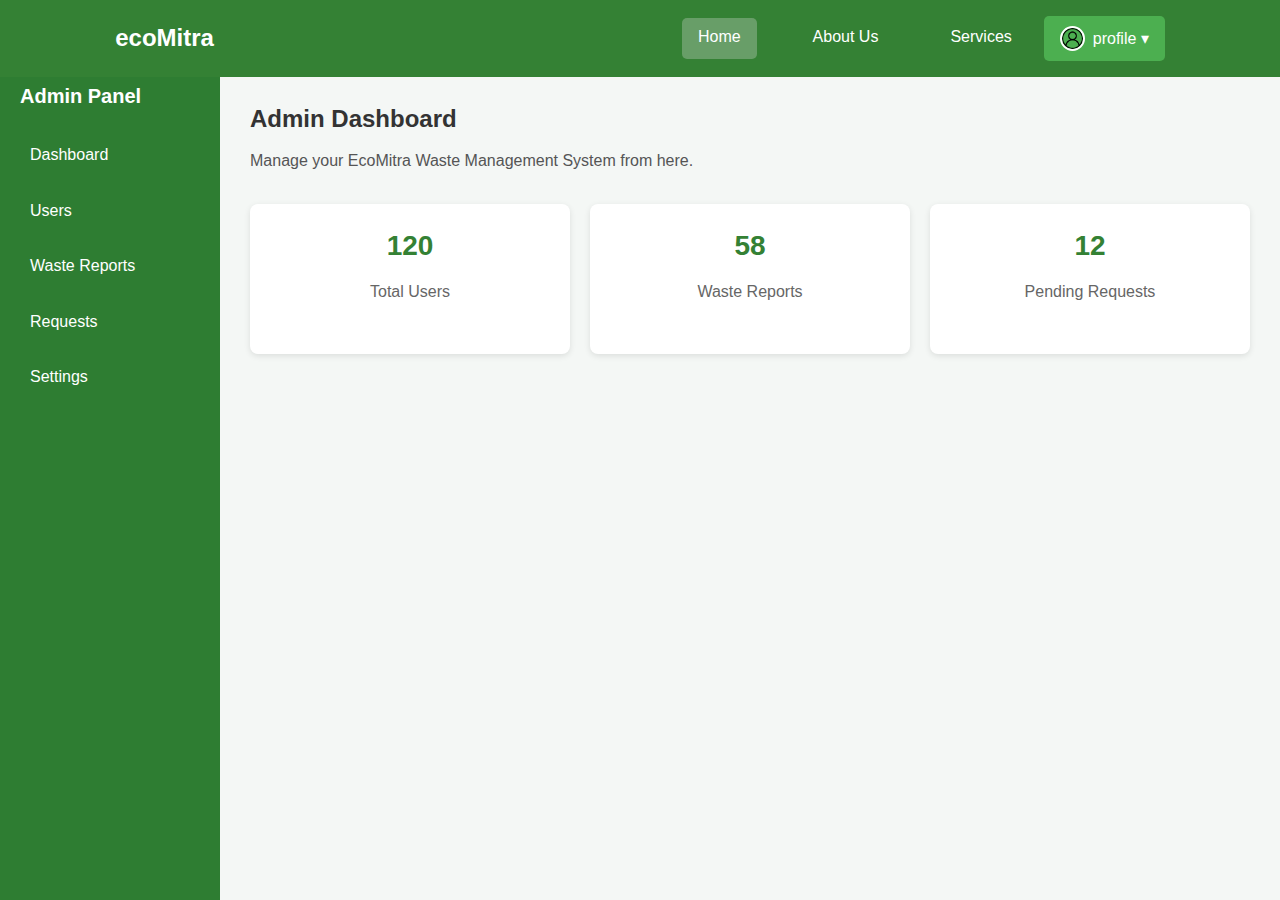
<file: admin-dashboard.html>
<!DOCTYPE html>
<html lang="en">
<head>
  <meta charset="UTF-8">
  <title>Admin Dashboard | EcoMitra</title>
  <meta name="viewport" content="width=device-width, initial-scale=1.0">
  <meta name="theme-color" content="#348134">
  <link href="https://cdn.jsdelivr.net/npm/aos@2.3.4/dist/aos.css" rel="stylesheet">
  <script src="https://cdn.jsdelivr.net/npm/aos@2.3.4/dist/aos.js"></script>
  <script>AOS.init();</script>
  <style>
    * {
      margin: 0;
      padding: 0;
      box-sizing: border-box;
      font-family: Arial, sans-serif; /* Changed from Segoe UI to Arial */
    }

    body {
      line-height: 1.6;
      color: #333;
      background: #f4f7f5;
    }

    header {
      display: flex;
      justify-content: space-between;
      align-items: center;
      padding: 1rem 9%;
      background-color: rgb(52, 129, 52);
      position: fixed;
      width: 100%;
      top: 0;
      z-index: 100;
    }

    .nav-container {
      display: flex;
      align-items: center;
      gap: 1rem;
    }

    .logo {
      font-size: 1.5rem;
      color: white;
      font-weight: 800;
      cursor: pointer;
      transition: 0.5s ease;
      text-decoration: none;
    }

    .logo:hover {
      transform: scale(1.1);
    }

    nav a {
      font-size: 1rem;
      color: white;
      margin-left: 1.5rem;
      font-weight: 25;
      transition: 0.3s ease;
      border-bottom: 3px solid transparent;
      text-decoration: none;
      padding: 0.4rem 1rem;
      transition: color 0.3s ease, transform 0.3s ease;
    }

    nav a:hover,
    nav a.active {
      border-radius: 5px;
      background-color: rgba(225, 225, 225, 0.3);
    }

    nav a:hover {
      color: #5cb85c;
      transform: scale(1.1);
    }

    .dropdown {
      position: relative;
      display: inline-block;
    }

    .dropbtn {
      background-color: #4caf50;
      color: white;
      padding: 10px 16px;
      font-size: 16px;
      border: none;
      cursor: pointer;
      border-radius: 5px;
      display: flex;
      align-items: center;
      gap: 8px;
    }

    .dropbtn img {
      width: 25px;
      height: 25px;
      border-radius: 50%;
      border: 2px solid white;
    }

    .dropdown-content {
      display: none;
      position: absolute;
      right: 0;
      background-color: white;
      min-width: 180px;
      box-shadow: 0 8px 16px rgba(0,0,0,0.2);
      z-index: 1;
      border-radius: 5px;
      text-align: center;
    }

    .dropdown-content a {
      color: black;
      padding: 12px 16px;
      text-decoration: none;
      display: block;
    }

    .dropdown-content a:hover {
      background-color: #e0f2f1;
    }

    .dropdown:hover .dropdown-content {
      display: block;
    }

    .sidebar {
      width: 220px;
      background: #2e7d32;
      color: white;
      position: fixed;
      top: 60px; /* Adjusted for fixed header */
      left: 0;
      height: 100%;
      padding: 20px;
    }

    .sidebar h2 {
      font-size: 20px;
      margin-bottom: 20px;
    }

    .sidebar a {
      display: block;
      color: white;
      text-decoration: none;
      padding: 10px;
      margin-bottom: 10px;
      border-radius: 5px;
      transition: background 0.3s;
    }

    .sidebar a:hover {
      background: #388e3c;
    }

    .main-content {
      margin-left: 220px;
      padding: 100px 30px 30px; /* Adjusted padding for fixed header */
    }

    .main-content h1 {
      font-size: 24px;
      margin-bottom: 10px;
    }

    .main-content p {
      color: #555;
      margin-bottom: 30px;
    }

    .cards {
      display: grid;
      grid-template-columns: repeat(auto-fit, minmax(220px, 1fr));
      gap: 20px;
    }

    .card {
      background: white;
      border-radius: 8px;
      padding: 20px;
      box-shadow: 0 2px 6px rgba(0, 0, 0, 0.1);
      text-align: center;
    }

    .card h3 {
      margin: 0;
      color: #348134;
      font-size: 28px;
    }

    .card p {
      margin-top: 10px;
      color: #666;
      font-size: 16px;
    }

    .menu-toggle {
      display: none;
    }

    .hamburger {
      display: none;
      flex-direction: column;
      cursor: pointer;
      gap: 5px;
      z-index: 1001;
    }

    .hamburger span {
      width: 25px;
      height: 3px;
      background: white;
      border-radius: 2px;
      transition: all 0.3s ease;
    }

    .nav-links {
      display: flex;
      align-items: center;
      gap: 1rem;
    }

    @media (max-width: 768px) {
      .nav-wrapper {
        display: none;
        position: absolute;
        top: 60px;
        right: 0;
        left: 0;
        background-color: rgb(52, 129, 52);
        z-index: 1000;
        padding: 1rem 0;
        text-align: center;
      }

      .menu-toggle:checked + .nav-container .nav-wrapper {
        display: block;
      }

      .hamburger {
        display: flex;
      }

      .nav-links {
        display: flex;
        flex-direction: column;
        gap: 1rem;
      }

      .nav-links a {
        font-size: 1.2rem;
        color: white;
        text-decoration: none;
      }

      .sidebar {
        width: 180px;
      }

      .main-content {
        margin-left: 180px;
      }
    }

    @media (max-width: 600px) {
      header {
        flex-direction: column;
        align-items: flex-start;
        padding: 1rem 2rem;
      }

      .logo {
        font-size: 1.3rem;
      }

      .nav-links {
        flex-direction: column;
        align-items: flex-start;
        width: 100%;
      }

      .nav-links a {
        margin: 0.3rem 0;
      }

      .sidebar {
        display: none;
      }

      .main-content {
        margin-left: 0;
      }
    }
  </style>
</head>
<body>
  <header>
    <a href="#" class="logo">ecoMitra</a>
    <input type="checkbox" id="menu-toggle" class="menu-toggle" />
    <div class="nav-container">
      <label for="menu-toggle" class="hamburger">
        <span></span>
        <span></span>
        <span></span>
      </label>
      <div class="nav-wrapper">
        <nav class="nav-links">
          <a href="index.html" class="active">Home</a>
          <a href="#about">About Us</a>
          <a href="#services">Services</a>
          <div class="dropdown">
            <button class="dropbtn">
              <img src="user.png" alt="Profile"> profile ▾
            </button>
            <div class="dropdown-content">
              <a href="credentials.html">My Credentials</a>
              <a href="activity.html">My Activity</a>
              <a href="editpage.html">Edit Profile</a>
              <a href="logout.html">Logout</a>
            </div>
          </div>
        </nav>
      </div>
    </div>
  </header>

  <div class="sidebar">
    <h2>Admin Panel</h2>
    <a href="#">Dashboard</a>
    <a href="useradmin.html">Users</a>
    <a href="wastereportadmin.html">Waste Reports</a>
    <a href="requestadmin.html">Requests</a>
    <a href="settingsadmin.html">Settings</a>
  </div>

  <div class="main-content">
    <h1>Admin Dashboard</h1>
    <p>Manage your EcoMitra Waste Management System from here.</p>
    <div class="cards">
      <div class="card">
        <h3>120</h3>
        <p>Total Users</p>
      </div>
      <div class="card">
        <h3>58</h3>
        <p>Waste Reports</p>
      </div>
      <div class="card">
        <h3>12</h3>
        <p>Pending Requests</p>
      </div>
    </div>
  </div>

  <script>
    document.addEventListener("DOMContentLoaded", () => {
      const logoutBtn = document.querySelector(".dropdown-content a[href='logout.html']");

      // Logout functionality (clear the localStorage if needed)
      logoutBtn.addEventListener("click", () => {
        localStorage.removeItem("isLoggedIn");
      });
    });
  </script>
</body>
</html>
</file>
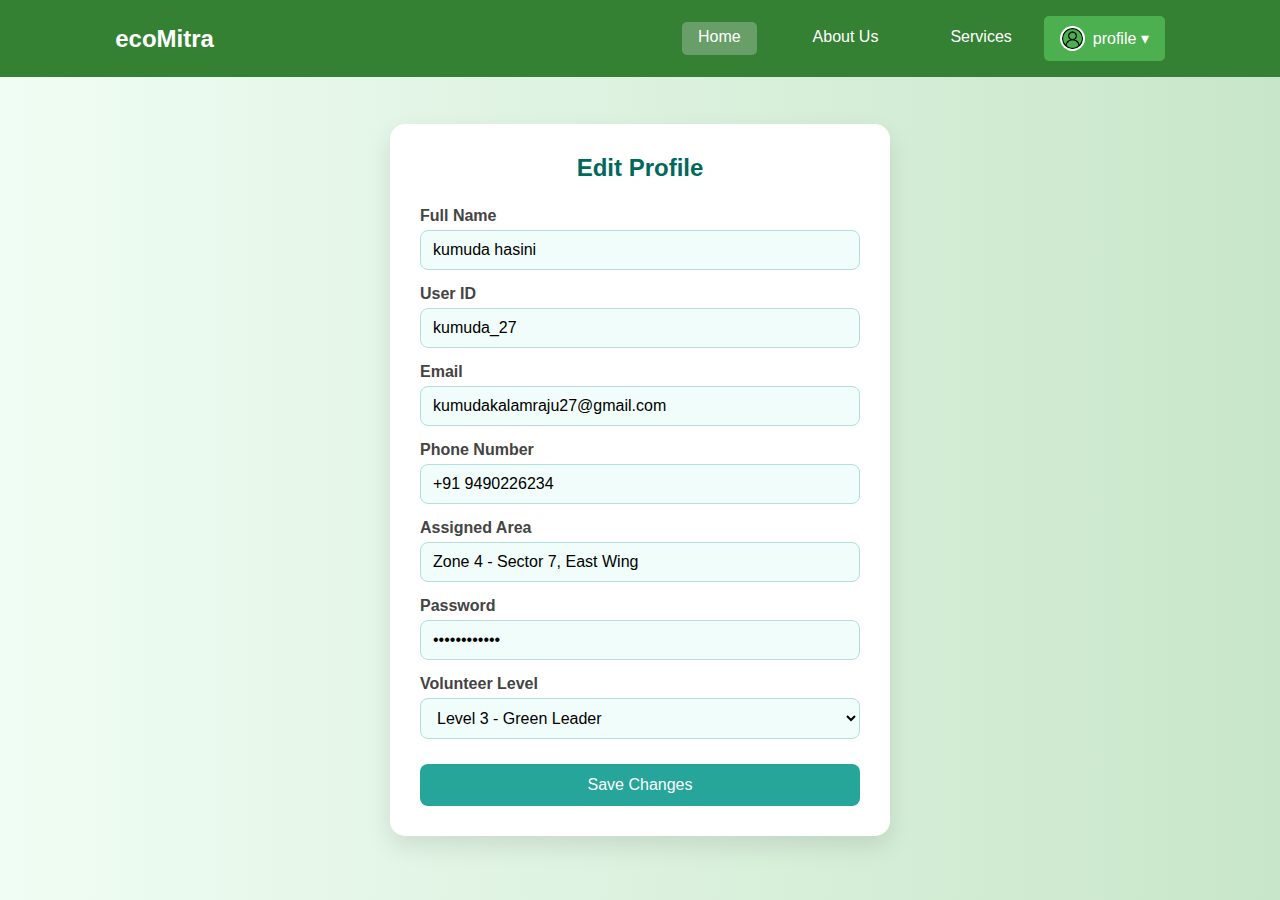
<file: editpage.html>
<!DOCTYPE html>
<html lang="en">
<head>
  <meta charset="UTF-8">
  <meta name="viewport" content="width=device-width, initial-scale=1.0">
  <title>Edit Profile | Waste Management</title>
  <meta name="theme-color" content="#348134">
  <link href="https://cdn.jsdelivr.net/npm/aos@2.3.4/dist/aos.css" rel="stylesheet">
  <script src="https://cdn.jsdelivr.net/npm/aos@2.3.4/dist/aos.js"></script>
  <script>AOS.init();</script>
  <style>
    * {
      margin: 0;
      padding: 0;
      box-sizing: border-box;
      font-family: Arial, sans-serif; /* Changed from Segoe UI to Arial */
    }

    body {
      background: linear-gradient(to right, #f0fdf4, #c8e6c9);
      min-height: 100vh;
      display: flex;
      flex-direction: column;
    }

    header {
      display: flex;
      justify-content: space-between;
      align-items: center;
      padding: 1rem 9%;
      background-color: rgb(52, 129, 52);
      position: fixed;
      width: 100%;
      top: 0;
      z-index: 100;
    }

    .nav-container {
      display: flex;
      align-items: center;
      gap: 1rem;
    }

    .logo {
      font-size: 1.5rem;
      color: white;
      font-weight: 800;
      cursor: pointer;
      transition: 0.5s ease;
      text-decoration: none;
    }

    .logo:hover {
      transform: scale(1.1);
    }

    nav a {
      font-size: 1rem;
      color: white;
      margin-left: 1.5rem;
      font-weight: 25;
      transition: 0.3s ease;
      border-bottom: 3px solid transparent;
      text-decoration: none;
      padding: 0.4rem 1rem;
      transition: color 0.3s ease, transform 0.3s ease;
    }

    nav a:hover,
    nav a.active {
      border-radius: 5px;
      background-color: rgba(225, 225, 225, 0.3);
    }

    nav a:hover {
      color: #5cb85c;
      transform: scale(1.1);
    }

    .dropdown {
      position: relative;
      display: inline-block;
    }

    .dropbtn {
      background-color: #4caf50;
      color: white;
      padding: 10px 16px;
      font-size: 16px;
      border: none;
      cursor: pointer;
      border-radius: 5px;
      display: flex;
      align-items: center;
      gap: 8px;
    }

    .dropbtn img {
      width: 25px;
      height: 25px;
      border-radius: 50%;
      border: 2px solid white;
    }

    .dropdown-content {
      display: none;
      position: absolute;
      right: 0;
      background-color: white;
      min-width: 180px;
      box-shadow: 0 8px 16px rgba(0,0,0,0.2);
      z-index: 1;
      border-radius: 5px;
      text-align: center;
    }

    .dropdown-content a {
      color: black;
      padding: 12px 16px;
      text-decoration: none;
      display: block;
    }

    .dropdown-content a:hover {
      background-color: #e0f2f1;
    }

    .dropdown:hover .dropdown-content {
      display: block;
    }

    .main-content {
      flex: 1;
      display: flex;
      justify-content: center;
      align-items: center;
      padding: 100px 20px 40px; /* Adjusted for fixed header */
    }

    .form-container {
      background-color: #fff;
      padding: 30px;
      border-radius: 15px;
      box-shadow: 0 10px 25px rgba(0,0,0,0.1);
      width: 100%;
      max-width: 500px;
      animation: fadeIn 0.4s ease-in-out;
    }

    @keyframes fadeIn {
      from { opacity: 0; transform: translateY(30px); }
      to { opacity: 1; transform: translateY(0); }
    }

    h2 {
      text-align: center;
      margin-bottom: 25px;
      color: #00695c;
    }

    label {
      display: block;
      margin-top: 15px;
      font-weight: bold;
      color: #444;
    }

    input, select {
      width: 100%;
      padding: 10px 12px;
      margin-top: 5px;
      border: 1px solid #b2dfdb;
      border-radius: 8px;
      background: #f0fdfa;
      font-size: 16px;
    }

    input:focus, select:focus {
      outline: none;
      border-color: #26a69a;
      background: #e0f7fa;
    }

    .button {
      margin-top: 25px;
      width: 100%;
      padding: 12px;
      border: none;
      border-radius: 8px;
      background-color: #26a69a;
      color: white;
      font-size: 16px;
      cursor: pointer;
      transition: 0.3s;
    }

    .button:hover {
      background-color: #00796b;
    }

    .menu-toggle {
      display: none;
    }

    .hamburger {
      display: none;
      flex-direction: column;
      cursor: pointer;
      gap: 5px;
      z-index: 1001;
    }

    .hamburger span {
      width: 25px;
      height: 3px;
      background: white;
      border-radius: 2px;
      transition: all 0.3s ease;
    }

    .nav-links {
      display: flex;
      align-items: center;
      gap: 1rem;
    }

    @media (max-width: 768px) {
      .nav-wrapper {
        display: none;
        position: absolute;
        top: 60px;
        right: 0;
        left: 0;
        background-color: rgb(52, 129, 52);
        z-index: 1000;
        padding: 1rem 0;
        text-align: center;
      }

      .menu-toggle:checked + .nav-container .nav-wrapper {
        display: block;
      }

      .hamburger {
        display: flex;
      }

      .nav-links {
        display: flex;
        flex-direction: column;
        gap: 1rem;
      }

      .nav-links a {
        font-size: 1.2rem;
        color: white;
        text-decoration: none;
      }
    }

    @media (max-width: 600px) {
      header {
        flex-direction: column;
        align-items: flex-start;
        padding: 1rem 2rem;
      }

      .logo {
        font-size: 1.3rem;
      }

      .nav-links {
        flex-direction: column;
        align-items: flex-start;
        width: 100%;
      }

      .nav-links a {
        margin: 0.3rem 0;
      }

      .form-container {
        padding: 25px;
      }
    }
  </style>
</head>
<body>
  <header>
    <a href="#" class="logo">ecoMitra</a>
    <input type="checkbox" id="menu-toggle" class="menu-toggle" />
    <div class="nav-container">
      <label for="menu-toggle" class="hamburger">
        <span></span>
        <span></span>
        <span></span>
      </label>
      <div class="nav-wrapper">
        <nav class="nav-links">
          <a href="index.html" class="active">Home</a>
          <a href="#about">About Us</a>
          <a href="#services">Services</a>
          <div class="dropdown">
            <button class="dropbtn">
              <img src="user.png" alt="Profile"> profile ▾
            </button>
            <div class="dropdown-content">
              <a href="credentials.html">My Credentials</a>
              <a href="activity.html">My Activity</a>
              <a href="editpage.html">Edit Profile</a>
              <a href="logout.html">Logout</a>
            </div>
          </div>
        </nav>
      </div>
    </div>
  </header>

  <div class="main-content">
    <div class="form-container">
      <h2>Edit Profile</h2>
      <form>
        <label for="fullname">Full Name</label>
        <input type="text" id="fullname" name="fullname" value="kumuda hasini" required />

        <label for="userid">User ID</label>
        <input type="text" id="userid" name="userid" value="kumuda_27" readonly />

        <label for="email">Email</label>
        <input type="email" id="email" name="email" value="kumudakalamraju27@gmail.com" required />

        <label for="phone">Phone Number</label>
        <input type="tel" id="phone" name="phone" value="+91 9490226234" required />

        <label for="area">Assigned Area</label>
        <input type="text" id="area" name="area" value="Zone 4 - Sector 7, East Wing" required />

        <label for="password">Password</label>
        <input type="password" id="password" name="password" value="EcoSecure123" required />

        <label for="level">Volunteer Level</label>
        <select id="level" name="level">
          <option selected>Level 3 - Green Leader</option>
          <option>Level 2 - Active Volunteer</option>
          <option>Level 1 - New Member</option>
        </select>

        <button type="submit" class="button">Save Changes</button>
      </form>
    </div>
  </div>

  <script>
    document.addEventListener("DOMContentLoaded", () => {
      const logoutBtn = document.querySelector(".dropdown-content a[href='logout.html']");

      // Logout functionality (clear the localStorage if needed)
      logoutBtn.addEventListener("click", () => {
        localStorage.removeItem("isLoggedIn");
      });
    });
  </script>
</body>
</html>
</file>
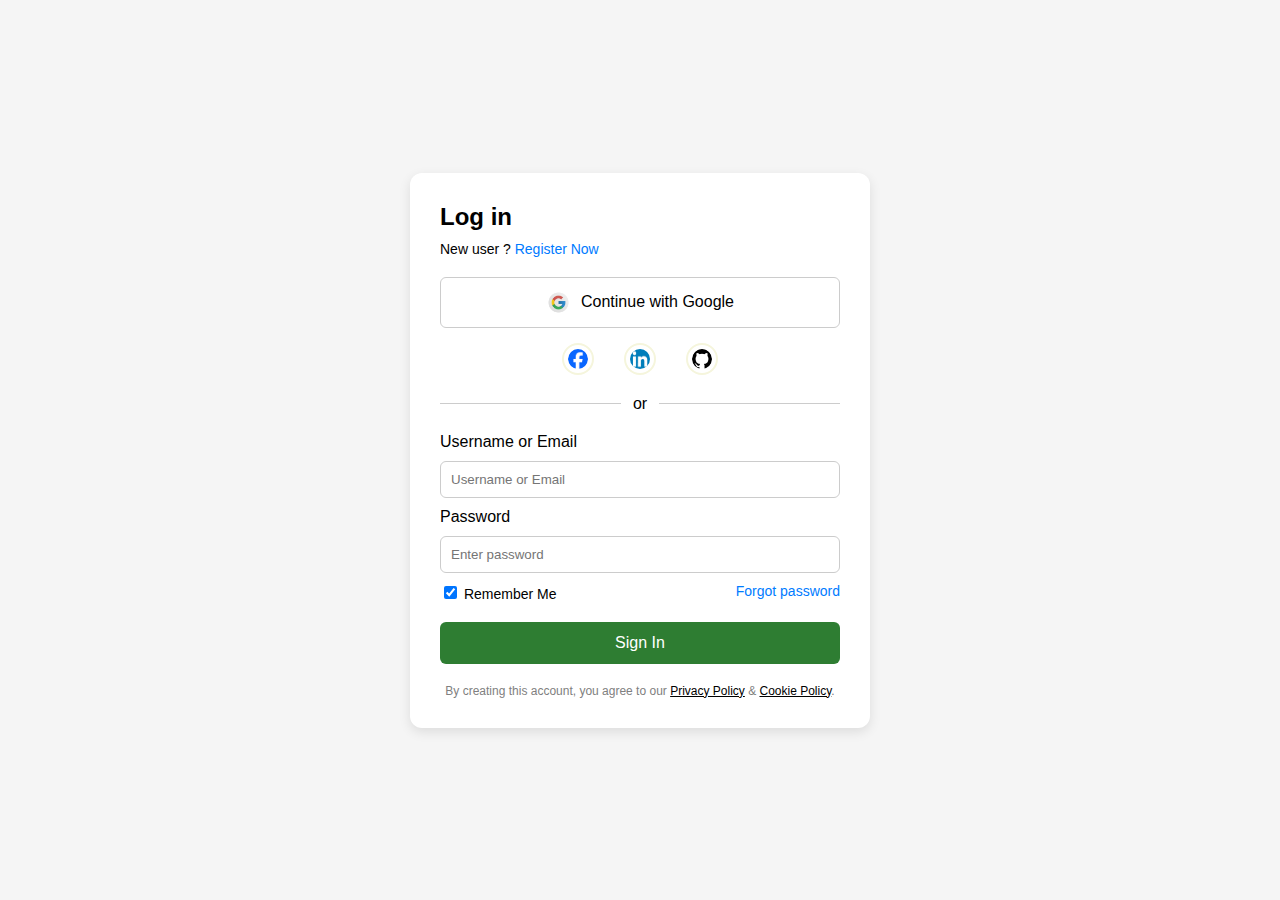
<file: login.html>
<DOCTYPE html>
    <html lang="en">

    <head>
        <meta charset="UTF-8" />
        <meta name="viewport" content="width=device-width, initial-scale=1.0" />
        <title>Login</title>
        <style>
             html, body {
             margin: 0;
             padding: 0;
             width: 100%;
             height: auto;
             box-sizing: border-box;
             }

            form {
            width: 100%;
            max-width: 100%;
            }

            .your-wrapper {
                height: 100vh;
                /* or 100% */
                box-sizing: border-box;
            }

            .your-form-container {
             height: 100%;
             overflow: auto; /* allow internal scroll if needed */
            }

            body {
                font-family: Arial, sans-serif;
                background: #f5f5f5;
                display: flex;
                justify-content: center;
                align-items: center;
                height: 100vh;
            }

            .login-container {
                background: white;
                padding: 30px;
                border-radius: 12px;
                box-shadow: 0 4px 12px rgba(0, 0, 0, 0.1);
                width: 100%;
                max-width: 400px;
            }

            .login-header {
                font-size: 24px;
                font-weight: bold;
                margin-bottom: 10px;
            }

            .register-link {
                font-size: 14px;
                margin-bottom: 20px;
            }

            #reg:hover,
            #pass:hover {
                text-decoration: underline;
            }

            .register-link a {
                color: #007bff;
                text-decoration: none;
            }

            .social-buttons {
                display: flex;
                justify-content: center;
                margin: 15px 0;
                gap: 30px;
            }

            .social-buttons img {
                width: 20px;
                height: 20px;
                cursor: pointer;
                border-radius: 30px;
                padding: 4px;
                border: 2px solid beige;

            }

            .divider {
                display: flex;
                align-items: center;
                text-align: center;
                margin: 20px 0;
            }

            .divider::before,
            .divider::after {
                content: '';
                flex: 1;
                border-bottom: 1px solid #ccc;
            }

            .divider:not(:empty)::before {
                margin-right: .75em;
            }

            .divider:not(:empty)::after {
                margin-left: .75em;
            }

            input[type="text"],
            input[type="password"] {
                width: 100%;
                padding: 10px;
                margin-top: 10px;
                margin-bottom: 10px;
                border: 1px solid #ccc;
                border-radius: 6px;
            }

            .remember {
                display: flex;
                justify-content: space-between;
                font-size: 14px;
                margin-bottom: 20px;
            }

            .remember a {
                color: #007bff;
                text-decoration: none;
            }

            .signin {
                background-color: #2e7d32;
                color: white;
                border: none;
                width: 100%;
                padding: 12px;
                border-radius: 6px;
                font-size: 16px;
                cursor: pointer;
            }

            .signin:hover{
                background-color:#66bb6a;
            }

            .terms {
                font-size: 12px;
                color: grey;
                margin-top: 20px;
                text-align: center;
            }
        </style>
    </head>

    <body>
        <div class="login-container">
            <div class="login-header">Log in</div>
            <div class="register-link">New user ? <a id="reg" href="signup.html">Register Now</a></div>

            <button class="signin"
                style="background: white; color: black; border: 1px solid #ccc; display: flex; align-items: center; justify-content: center; gap: 10px;">
                <img src="google.jpg" width="25" alt="Google" /> Continue with Google
            </button>

            <div class="social-buttons">
                <img src="facebook.png" alt="Facebook" />
                <img src="linkedin.jpg" alt="LinkedIn" />
                <img src="github.png" alt="GitHub" />

            </div>

            <div class="divider">or</div>

            <form>
                <label>Username or Email</label>
                <input type="text" placeholder="Username or Email" required />

                <label>Password</label>
                <input type="password" placeholder="Enter password" required />

                <div class="remember">
                    <label><input type="checkbox" checked /> Remember Me</label>
                    <a id="pass" href="#">Forgot password</a>
                </div>

                <button type="submit" class="signin">Sign In</button>
            </form>

            <div class="terms">
                By creating this account, you agree to our <a href="#" style="color: black;">Privacy Policy</a> & <a
                    href="#" style="color: black;">Cookie Policy</a>.
            </div>
        </div>
    </body>

    </html>
</file>
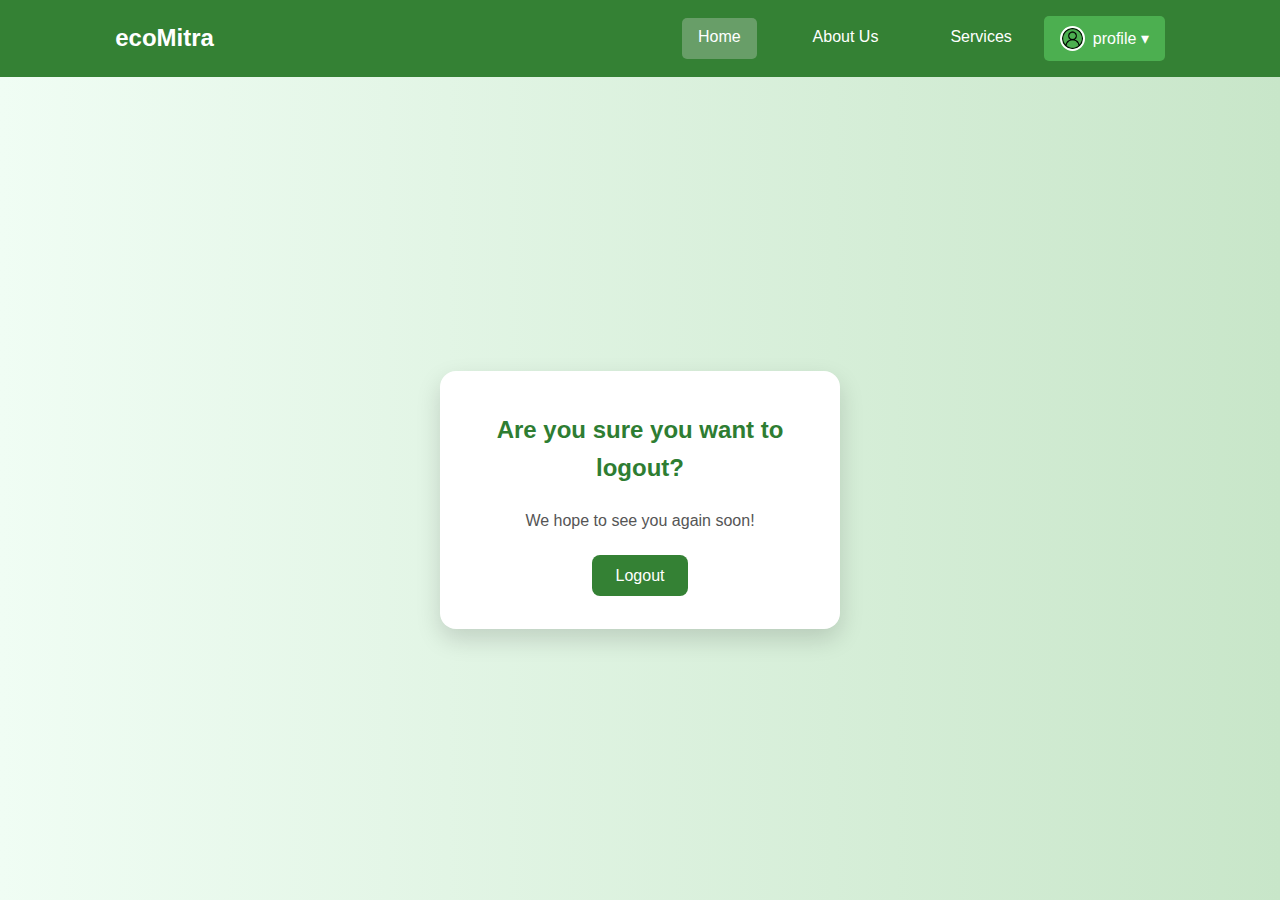
<file: logout.html>
<!DOCTYPE html>
<html lang="en">
<head>
  <meta charset="UTF-8">
  <title>Logout</title>
  <meta name="viewport" content="width=device-width, initial-scale=1.0">
  <meta name="theme-color" content="#348134">
  <link href="https://cdn.jsdelivr.net/npm/aos@2.3.4/dist/aos.css" rel="stylesheet">
  <script src="https://cdn.jsdelivr.net/npm/aos@2.3.4/dist/aos.js"></script>
  <script>AOS.init();</script>
  <style>
    * {
      margin: 0;
      padding: 0;
      box-sizing: border-box;
      font-family: Arial, sans-serif;
    }

    body {
      line-height: 1.6;
      color: #333;
      background: linear-gradient(to right, #f0fdf4, #c8e6c9);
      display: flex;
      justify-content: center;
      align-items: center;
      min-height: 100vh;
    }

    header {
      display: flex;
      justify-content: space-between;
      align-items: center;
      padding: 1rem 9%;
      background-color: rgb(52, 129, 52);
      position: fixed;
      width: 100%;
      top: 0;
      z-index: 100;
    }

    .nav-container {
      display: flex;
      align-items: center;
      gap: 1rem;
    }

    .logo {
      font-size: 1.5rem;
      color: white;
      font-weight: 800;
      cursor: pointer;
      transition: 0.5s ease;
      text-decoration: none;
    }

    .logo:hover {
      transform: scale(1.1);
    }

    nav a {
      font-size: 1rem;
      color: white;
      margin-left: 1.5rem;
      font-weight: 25;
      transition: 0.3s ease;
      border-bottom: 3px solid transparent;
      text-decoration: none;
      padding: 0.4rem 1rem;
      transition: color 0.3s ease, transform 0.3s ease;
    }

    nav a:hover,
    nav a.active {
      border-radius: 5px;
      background-color: rgba(225, 225, 225, 0.3);
    }

    nav a:hover {
      color: #5cb85c;
      transform: scale(1.1);
    }

    .dropdown {
      position: relative;
      display: inline-block;
    }

    .dropbtn {
      background-color: #4caf50;
      color: white;
      padding: 10px 16px;
      font-size: 16px;
      border: none;
      cursor: pointer;
      border-radius: 5px;
      display: flex;
      align-items: center;
      gap: 8px;
    }

    .dropbtn img {
      width: 25px;
      height: 25px;
      border-radius: 50%;
      border: 2px solid white;
    }

    .dropdown-content {
      display: none;
      position: absolute;
      right: 0;
      background-color: white;
      min-width: 180px;
      box-shadow: 0 8px 16px rgba(0,0,0,0.2);
      z-index: 1;
      border-radius: 5px;
      text-align: center;
    }

    .dropdown-content a {
      color: black;
      padding: 12px 16px;
      text-decoration: none;
      display: block;
    }

    .dropdown-content a:hover {
      background-color: #e0f2f1;
    }

    .dropdown:hover .dropdown-content {
      display: block;
    }

    .logout-container {
      background: white;
      padding: 40px;
      border-radius: 16px;
      box-shadow: 0 10px 25px rgba(0, 0, 0, 0.15);
      text-align: center;
      max-width: 400px;
      width: 90%;
      margin-top: 100px; /* Adjusted for fixed header */
    }

    h2 {
      color: #2e7d32;
      margin-bottom: 20px;
    }

    p {
      font-size: 16px;
      margin-bottom: 30px;
      color: #555;
    }

    .logout-button {
      background-color: rgb(52, 129, 52);
      color: white;
      border: none;
      padding: 12px 24px;
      border-radius: 8px;
      font-size: 16px;
      cursor: pointer;
      text-decoration: none;
      transition: background-color 0.3s;
    }

    .logout-button:hover {
      background: #66bb6a;
      box-shadow: 0 0 15px rgb(52, 129, 52);
    }

    .menu-toggle {
      display: none;
    }

    .hamburger {
      display: none;
      flex-direction: column;
      cursor: pointer;
      gap: 5px;
      z-index: 1001;
    }

    .hamburger span {
      width: 25px;
      height: 3px;
      background: white;
      border-radius: 2px;
      transition: all 0.3s ease;
    }

    .nav-links {
      display: flex;
      align-items: center;
      gap: 1rem;
    }

    @media (max-width: 768px) {
      .nav-wrapper {
        display: none;
        position: absolute;
        top: 60px;
        right: 0;
        left: 0;
        background-color: rgb(52, 129, 52);
        z-index: 1000;
        padding: 1rem 0;
        text-align: center;
      }

      .menu-toggle:checked + .nav-container .nav-wrapper {
        display: block;
      }

      .hamburger {
        display: flex;
      }

      .nav-links {
        display: flex;
        flex-direction: column;
        gap: 1rem;
      }

      .nav-links a {
        font-size: 1.2rem;
        color: white;
        text-decoration: none;
      }
    }

    @media (max-width: 600px) {
      header {
        flex-direction: column;
        align-items: flex-start;
        padding: 1rem 2rem;
      }

      .logo {
        font-size: 1.3rem;
      }

      .nav-links {
        flex-direction: column;
        align-items: flex-start;
        width: 100%;
      }

      .nav-links a {
        margin: 0.3rem 0;
      }

      .logout-container {
        width: 95%;
      }
    }
  </style>
</head>
<body>
  <header>
    <a href="#" class="logo">ecoMitra</a>
    <input type="checkbox" id="menu-toggle" class="menu-toggle" />
    <div class="nav-container">
      <label for="menu-toggle" class="hamburger">
        <span></span>
        <span></span>
        <span></span>
      </label>
      <div class="nav-wrapper">
        <nav class="nav-links">
          <a href="index.html" class="active">Home</a>
          <a href="#about">About Us</a>
          <a href="#services">Services</a>
          <div class="dropdown">
            <button class="dropbtn">
              <img src="user.png" alt="Profile"> profile ▾
            </button>
            <div class="dropdown-content">
              <a href="credentials.html">My Credentials</a>
              <a href="activity.html">My Activity</a>
              <a href="editpage.html">Edit Profile</a>
              <a href="logout.html">Logout</a>
            </div>
          </div>
        </nav>
      </div>
    </div>
  </header>

  <div class="logout-container">
    <h2>Are you sure you want to logout?</h2>
    <p>We hope to see you again soon!</p>
    <a href="login.html" class="logout-button">Logout</a>
  </div>

  <script>
    document.addEventListener("DOMContentLoaded", () => {
      const logoutBtn = document.querySelector(".dropdown-content a[href='logout.html']");

      // Logout functionality (clear the localStorage if needed)
      logoutBtn.addEventListener("click", () => {
        localStorage.removeItem("isLoggedIn");
      });
    });
  </script>
</body>
</html>
</file>
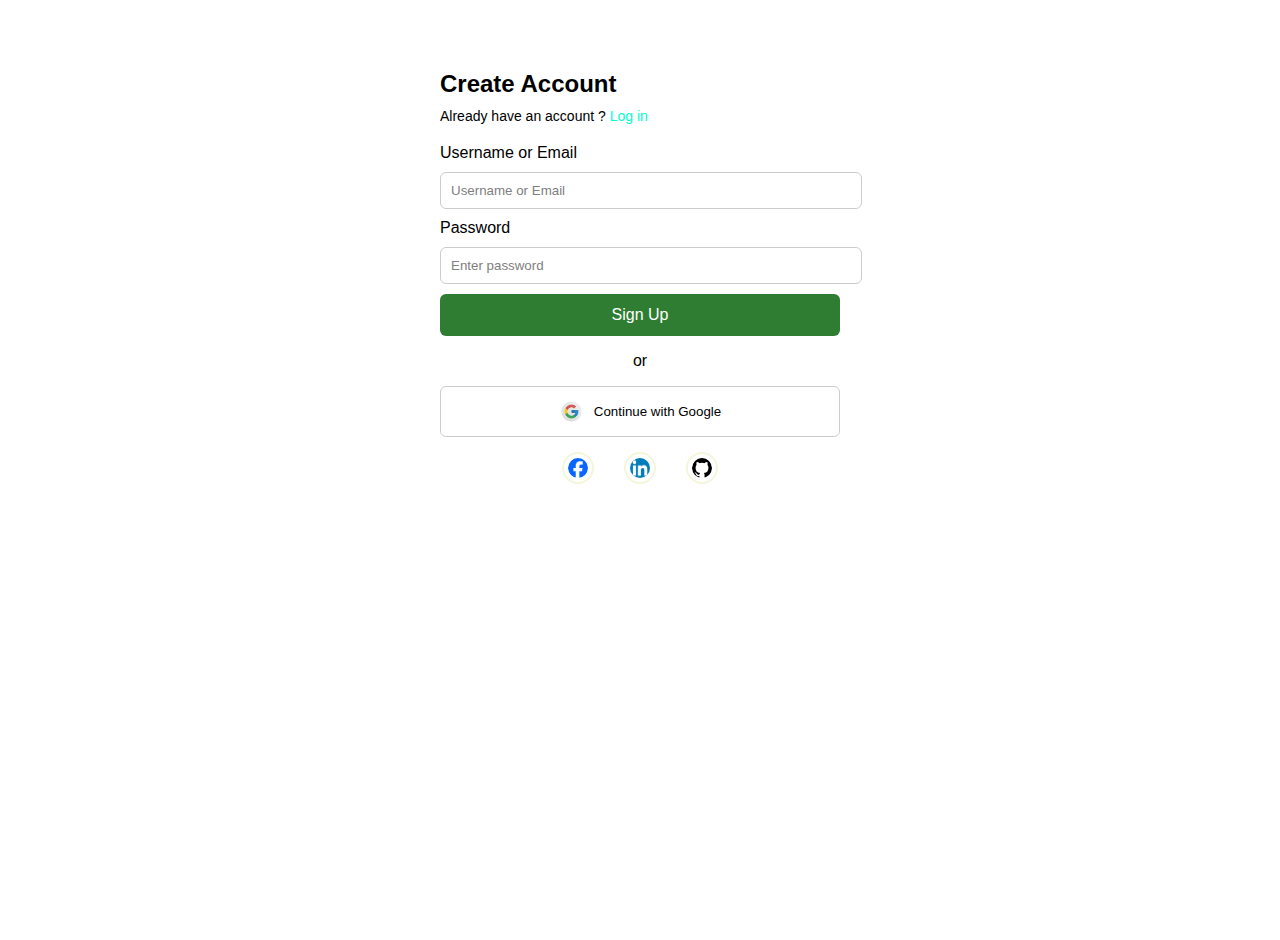
<file: signup.html>
<!DOCTYPE html>
<html lang="en">

<head>
    <meta charset="UTF-8">
    <meta name="viewport" content="width=device-width, initial-scale=1.0">
    <title>SignUp page</title>
    <link rel="stylesheet">
    <style>
        html,
        body {
            margin: 0;
            padding: 0;
            background: transparent;
        }

        body {
            font-family: Arial, sans-serif;
            display: flex;
            justify-content: center;
            align-items: flex-start;
            height: 100vh;
            padding-top: 40px;
            /* Move the form upwards */
            background: transparent;
            /* Optional: removes background color */
        }

        .signin-container {
            background: transparent;
            padding: 30px;
            border-radius: 12px;
            box-shadow: none;
            width: 100%;
            max-width: 400px;
        }

        .signin-header {
            font-size: 24px;
            font-weight: bold;
            margin-bottom: 10px;
        }

        .register-link {
            font-size: 14px;
            margin-bottom: 20px;
        }

        .register-link a {
            color: #00ffcc;
            text-decoration: none;
        }

        .register-link a:hover {
            text-decoration: underline;
        }

        input[type="text"],
        input[type="password"] {
            width: 100%;
            padding: 10px;
            margin-top: 10px;
            margin-bottom: 10px;
            border: 1px solid #ccc;
            border-radius: 6px;
            background-color: rgba(255, 255, 255, 0.1);
            color: black;
        }

        input::placeholder {
            color: grey;
        }

        p {
            text-align: center;
        }
        
        .social-buttons {
            display: flex;
            justify-content: center;
            margin: 15px 0;
            gap: 30px;
        }

        .social-buttons img {
            width: 20px;
            height: 20px;
            cursor: pointer;
            border-radius: 30px;
            padding: 4px;
            border: 2px solid beige;

        }

        .signin {
            background-color:  #2e7d32;
            border: none;
            width: 100%;
            padding: 12px;
            border-radius: 6px;
            font-size: 16px;
            cursor: pointer;
            color: white;
        }

        .signin:hover{
                background-color:#66bb6a;
            }


        .google-btn {
            background: white;
            color: black;
            border: 1px solid #ccc;
            display: flex;
            align-items: center;
            justify-content: center;
            gap: 10px;
            width: 100%;
            padding: 12px;
            border-radius: 6px;
            margin-top: 10px;
        }
    </style>
</head>

<body>
    <div class="signin-container">
        <div class="signin-header">Create Account</div>
        <div class="register-link">Already have an account ? <a href="login.html">Log in</a></div>
        <form>
            <label>Username or Email</label><br>
            <input type="text" placeholder="Username or Email" required />
            <br>

            <label>Password</label><br>
            <input type="password" placeholder="Enter password" required />
            <br>


            <button type="submit" class="signin">Sign Up</button>
        </form>
        <p> or</p>
        <button class="google-btn">
            <img src="google.jpg" width="25" alt="Google" /> Continue with Google
        </button>

        <div class="social-buttons">
            <img src="facebook.png" alt="Facebook" />
            <img src="linkedin.jpg" alt="LinkedIn" />
            <img src="github.png" alt="GitHub" />

        </div>


    </div>
</body>

</html>
</file>
